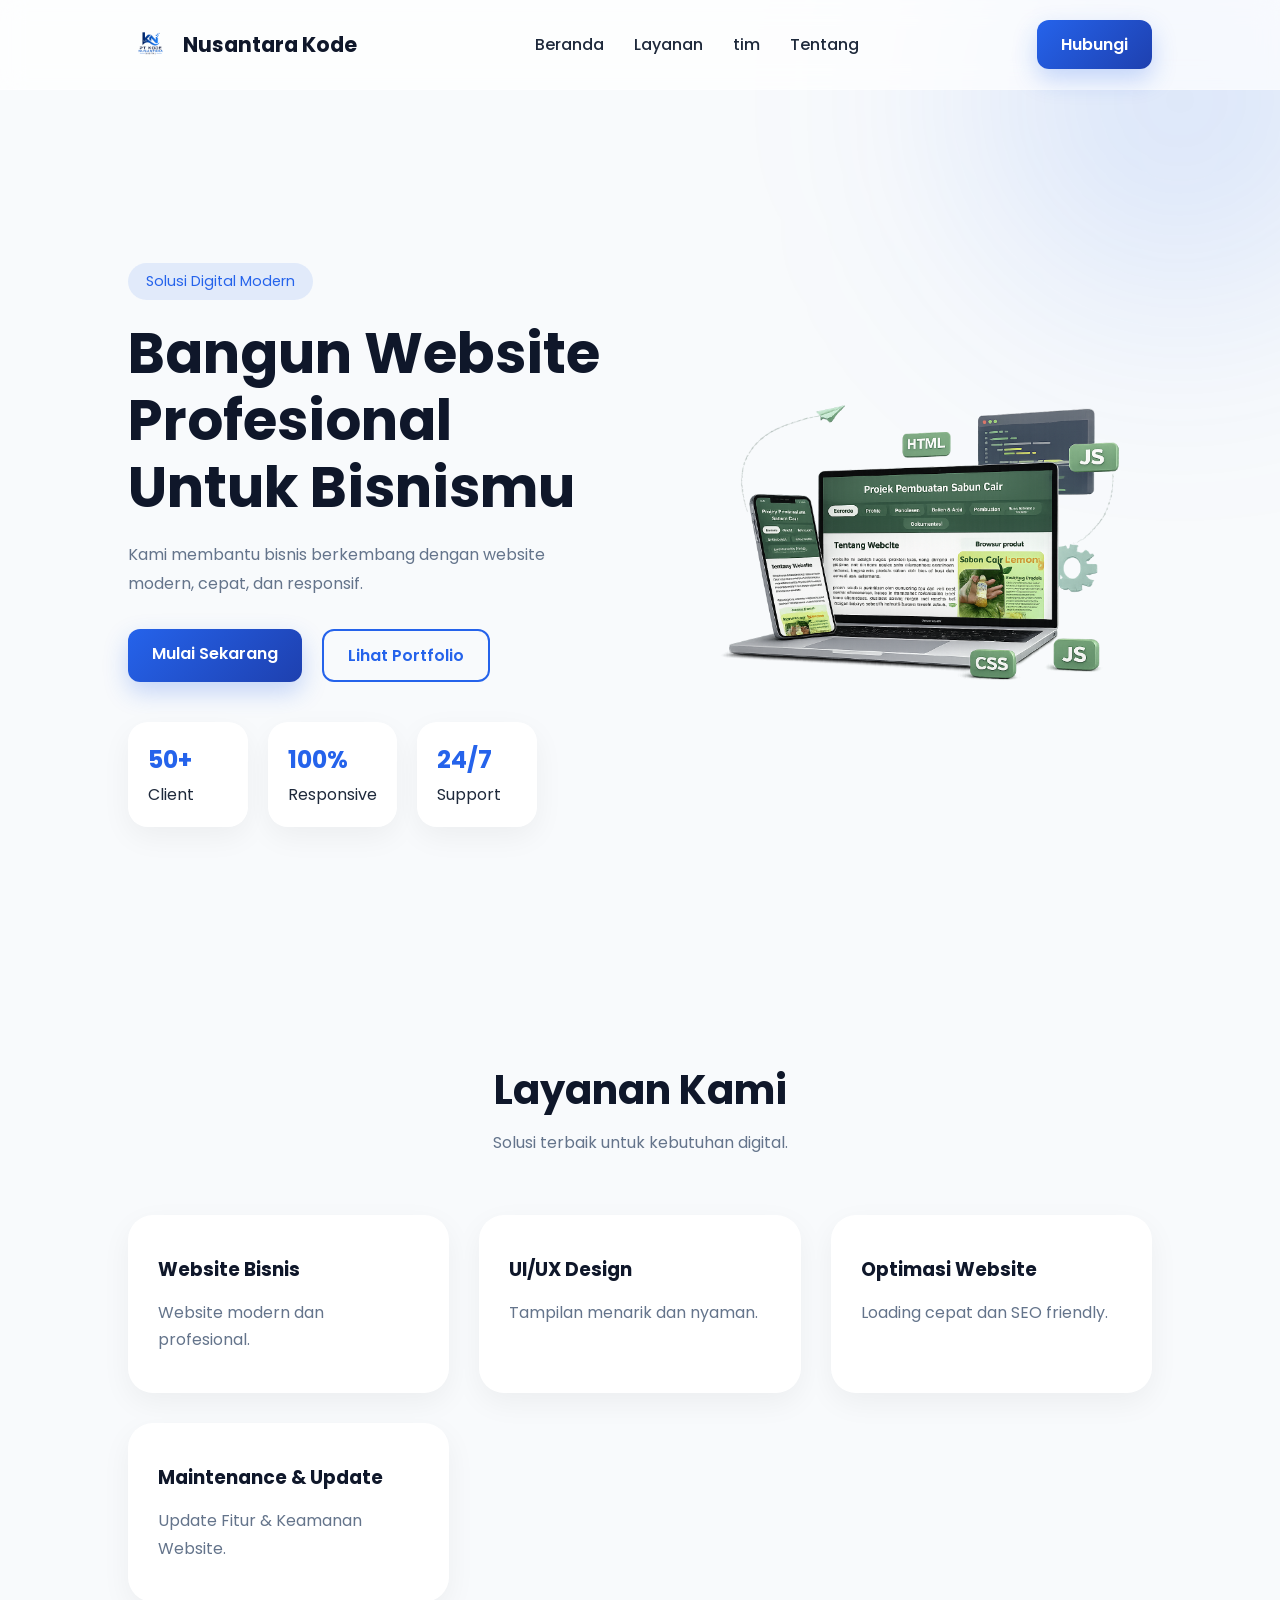
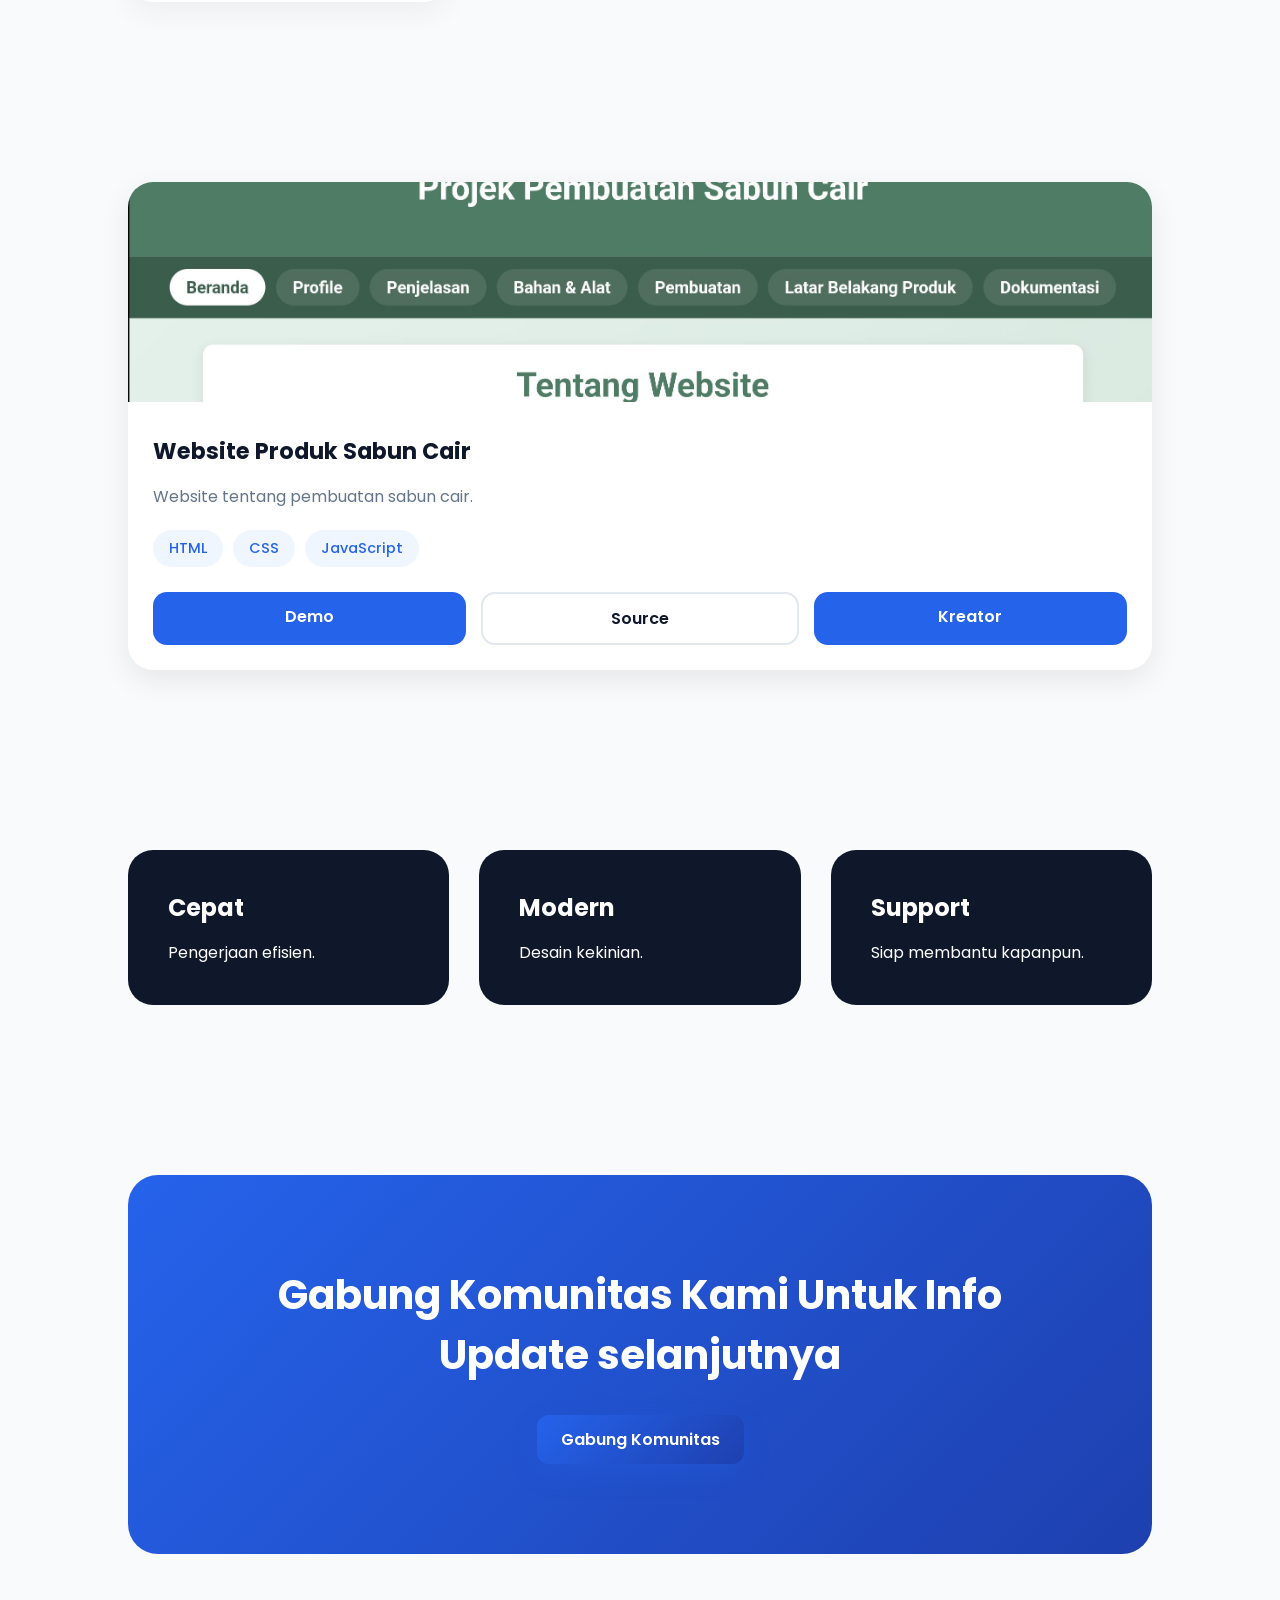
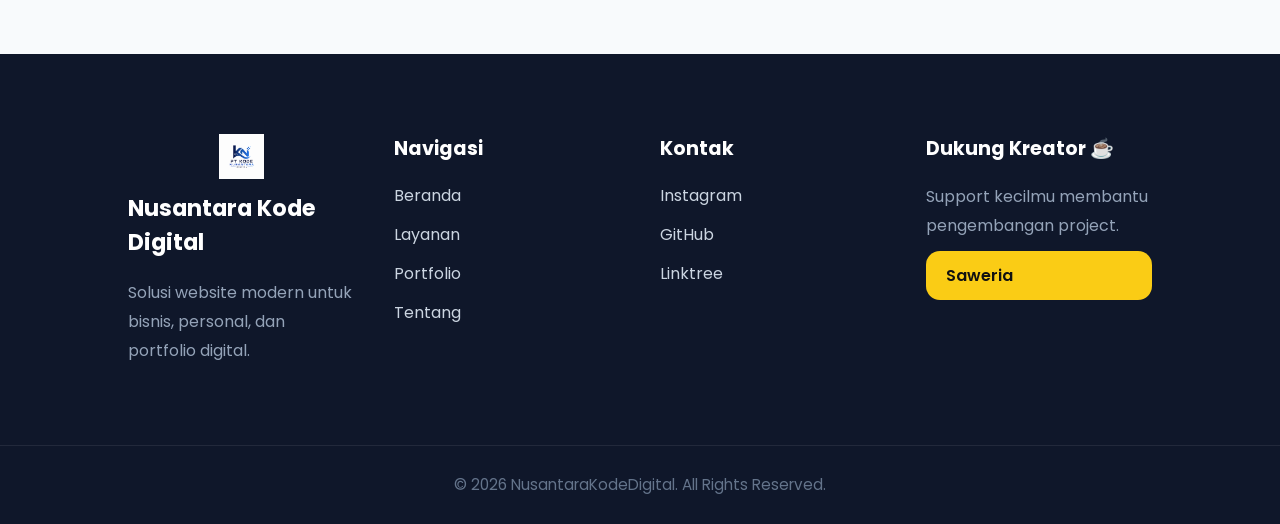
<file: index.html>
<!DOCTYPE html>

<html>
<head>
  <meta http-equiv="CONTENT-TYPE" content="text/html; charset=UTF-8">
  <meta name="viewport" content="width=device-width, initial-scale=1.0">
  <title>NusantaraKode.com</title>
  <link rel="icon" href="logo1.png">
  <link rel="stylesheet" href="beranda.css">
</head>
<div class="floating-menu">

    <button id="menu-btn">☰</button>

    <div class="menu-content">
        <a href="#">Beranda</a>
        <a href="tentang.html">Tentang</a>
        <a href="team.html">Tim</a>
    </div>

</div>

  <script src="beranda.js"></script>

<body>

    <!-- Background Effect -->
    <div class="blur-circle"></div>

    <!-- HEADER -->
    <header class="header">

        <nav class="navbar">

            <div class="logo">
                <img src="logo1.png">
                <h2>Nusantara Kode</h2>
            </div>

            <ul class="nav-links">
                <li><a href="#">Beranda</a></li>
                <li><a href="#layanan">Layanan</a></li>
                <li><a href="team.html">tim</a></li>
                <li><a href="tentang.html">Tentang</a></li>
            </ul>
          
          <a href="#" class="btn primary">Hubungi</a>

        </nav>

    </header>

    <!-- HERO -->
    <section class="hero">

        <div class="hero-text">

            <span class="tag">
                Solusi Digital Modern
            </span>

            <h1>
                Bangun Website Profesional
                Untuk Bisnismu
            </h1>

            <p>
                Kami membantu bisnis berkembang
                dengan website modern, cepat,
                dan responsif.
            </p>

            <div class="hero-buttons">
                <a href="#" class="btn primary">
                    Mulai Sekarang
                </a>

                <a href="#" class="btn secondary">
                    Lihat Portfolio
                </a>
            </div>

            <div class="hero-stats">

                <div class="stat-box">
                    <h2>50+</h2>
                    <span>Client</span>
                </div>

                <div class="stat-box">
                    <h2>100%</h2>
                    <span>Responsive</span>
                </div>

                <div class="stat-box">
                    <h2>24/7</h2>
                    <span>Support</span>
                </div>

            </div>

        </div>

        <div class="hero-image">
            <img src="halaman.png">
        </div>

    </section>

    <!-- SERVICES -->
    <section  id="layanan" class="services">

        <div class="section-title">
            <h2>Layanan Kami</h2>
            <p>Solusi terbaik untuk kebutuhan digital.</p>
        </div>

        <div class="service-container">

            <div class="service-card">
                <i class="icon"></i>
                <h3>Website Bisnis</h3>
                <p>Website modern dan profesional.</p>
            </div>

            <div class="service-card">
                <i class="icon"></i>
                <h3>UI/UX Design</h3>
                <p>Tampilan menarik dan nyaman.</p>
            </div>

            <div class="service-card">
                <i class="icon"></i>
                <h3>Optimasi Website</h3>
                <p>Loading cepat dan SEO friendly.</p>
            </div>
          
           <div class="service-card">
                <i class="icon"></i>
                <h3>Maintenance & Update</h3>
                <p>Update Fitur & Keamanan  Website.</p>
            </div>

        </div>

    </section>

    <!-- PORTFOLIO -->
      <section class="portfolio">

       <div class="portfolio-card">

    <img src="webipas.jpg">

    <div class="portfolio-content">

        <h3>Website Produk Sabun Cair</h3>

        <p>
            Website tentang pembuatan sabun cair.
        </p>

        <div class="tags">

            <span>HTML</span>
            <span>CSS</span>
            <span>JavaScript</span>

        </div>

        <div class="portfolio-buttons">

            <a href="https://adiljayasentosa.github.io/Web_Kelompok.2_Ipas/" class="demo-btn">
                Demo
            </a>

            <a href="https://github.com/adiljayasentosa/Tugas-web-ipas-kel.2.git" class="source-btn">
                Source
            </a>
          
          <a href="https://github.com/adiljayasentosa" class="demo-btn">
                Kreator
             </a>

        </div>

    </div>

</div>

    </section>

    <!-- WHY US -->
    <section class="why-us">

        <div class="why-box">
            <h3>Cepat</h3>
            <p>Pengerjaan efisien.</p>
        </div>

        <div class="why-box">
            <h3>Modern</h3>
            <p>Desain kekinian.</p>
        </div>

        <div class="why-box">
            <h3>Support</h3>
            <p>Siap membantu kapanpun.</p>
        </div>

    </section>

    <!-- CTA -->
    <section class="cta">

        <h2>
          Gabung Komunitas Kami Untuk Info Update selanjutnya
        </h2>

        <a href="https://discord.gg/YeBAEHe9A" class="btn primary">
            Gabung Komunitas
        </a>

    </section>

    <!-- FOOTER -->
<footer class="footer">

    <div class="footer-container">

        <!-- ABOUT -->
        <div class="footer-about">

            <div class="footer-logo">

                <img src="logo.png">

                <h2>Nusantara Kode Digital</h2>

            </div>

            <p>
                Solusi website modern
                untuk bisnis, personal,
                dan portfolio digital.
            </p>

        </div>

        <!-- NAVIGATION -->
        <div class="footer-links">

            <h3>Navigasi</h3>

            <a href="#">Beranda</a>
            <a href="#">Layanan</a>
            <a href="#">Portfolio</a>
            <a href="#">Tentang</a>

        </div>

        <!-- CONTACT -->
        <div class="footer-contact">

            <h3>Kontak</h3>

            <a href="https://www.instagram.com/nusantarakode?igsh=cnYwMXIydDljdDlk">
                Instagram
            </a>

            <a href="https://github.com/adiljayasentosa">
                GitHub
            </a>

            <a href="https://linktr.ee/NusantaraKode">
                Linktree
            </a>

        </div>

        <!-- SUPPORT -->
        <div class="footer-support">

            <h3>Dukung Kreator ☕</h3>

            <p>
                Support kecilmu membantu
                pengembangan project.
            </p>

            <a href="https://saweria.co/adiljayasentosa"
            class="support-btn">

                Saweria

            </a>

        </div>

    </div>

    <!-- BOTTOM -->
    <div class="footer-bottom">

        <p>
            © 2026 NusantaraKodeDigital.
            All Rights Reserved.
        </p>

    </div>

</footer>

</body>
</html>
</file>
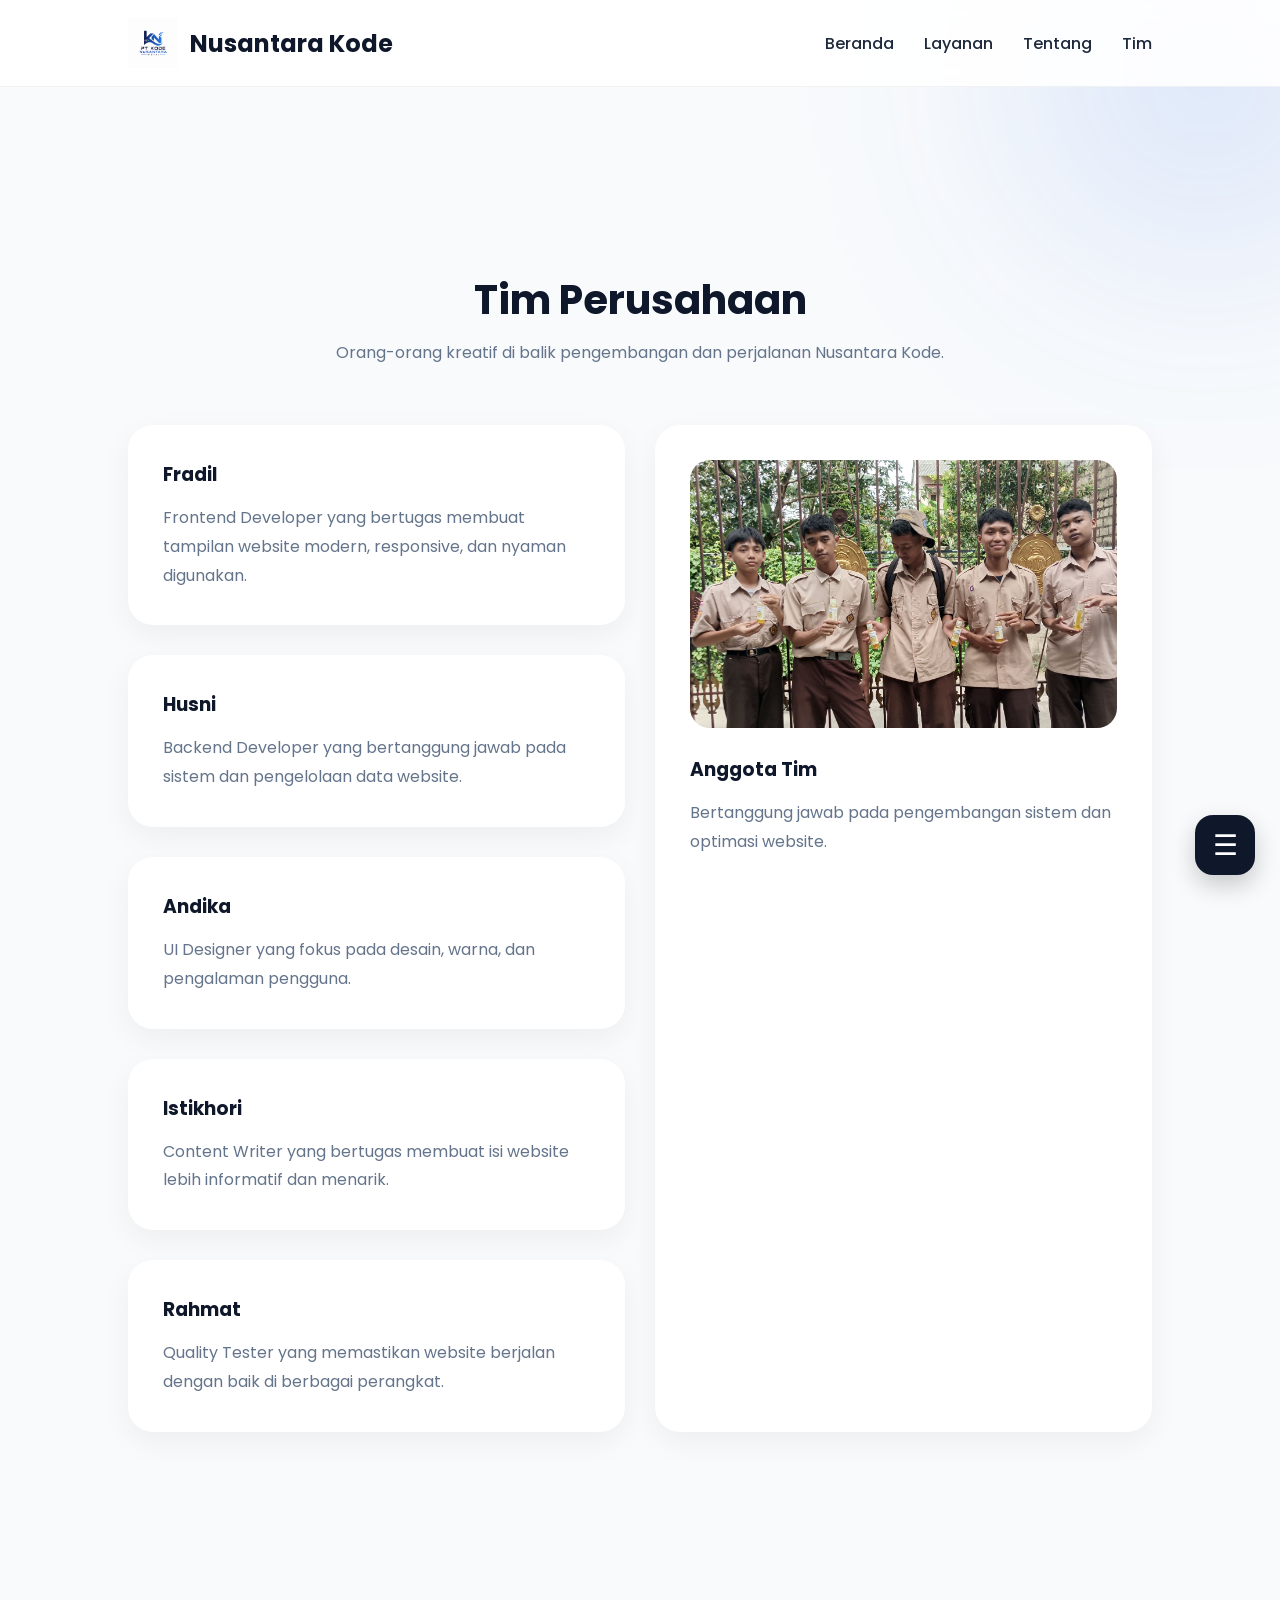
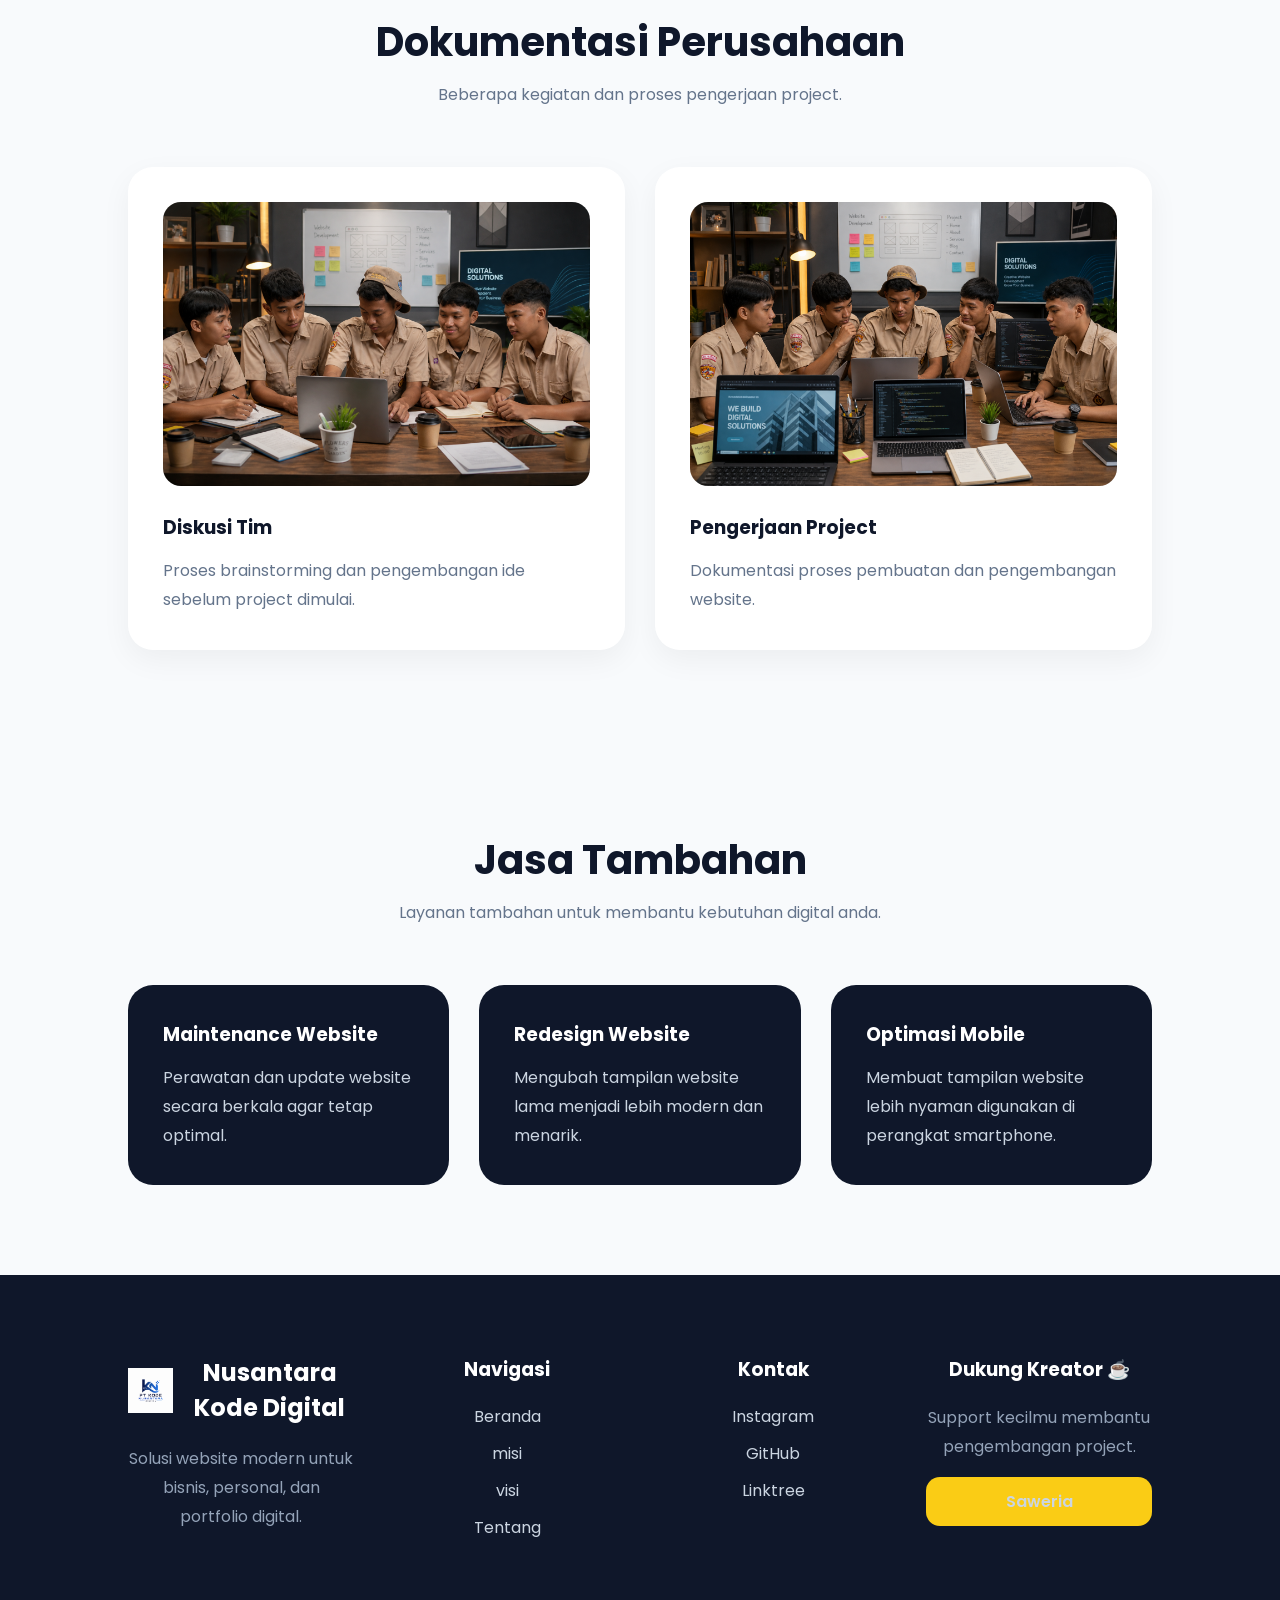
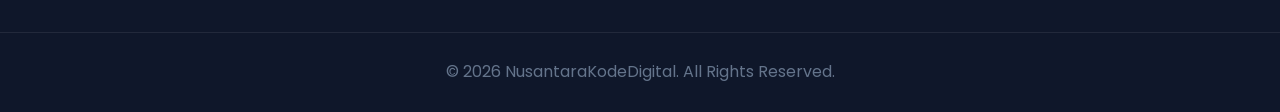
<file: team.html>
<!DOCTYPE html>

<html>
<head>
  <meta http-equiv="CONTENT-TYPE" content="text/html; charset=UTF-8">
  <meta name="viewport" content="width=device-width, initial-scale=1.0">
  <title>NusantaraKode.com</title>
  <link rel="stylesheet" href="team.css">
</head>
<div class="floating-menu">

    <button id="menu-btn">☰</button>

    <div class="menu-content">
        <a href="index.html">Beranda</a>
        <a href="tentang.html">Tentang</a>
        <a href="#">Tim</a>
    </div>

</div>

  <script src="beranda.js"></script>

<body>

    <!-- BLUR -->
    <div class="blur-circle"></div>

    <!-- HEADER -->
    <header class="header">

        <nav class="navbar">

            <!-- LOGO -->
            <div class="logo">
                <img src="logo.png" alt="Logo">
                <h2>Nusantara Kode</h2>
            </div>

            <!-- NAVIGATION -->
            <div class="nav-links">
                <a href="index.html">Beranda</a>
                <a href="#Extra-services">Layanan</a>
                <a href="tentang.html">Tentang</a>
                <a href="#team">Tim</a>
            </div>


        </nav>

    </header>
  
  <!-- TEAM -->
<section id="team">

    <div class="section-title">
        <h2>Tim Perusahaan</h2>

        <p>
            Orang-orang kreatif di balik pengembangan
            dan perjalanan Nusantara Kode.
        </p>
    </div>

    <div class="service-container">

        <!-- MEMBER -->
      <div class="service-container">

    <!-- MEMBER -->
    <div class="service-card">

        <h3>Fradil</h3>

        <p>
            Frontend Developer yang bertugas
            membuat tampilan website modern,
            responsive, dan nyaman digunakan.
        </p>

    </div>

    <!-- MEMBER -->
    <div class="service-card">

        <h3>Husni</h3>

        <p>
            Backend Developer yang bertanggung jawab
            pada sistem dan pengelolaan data website.
        </p>

    </div>

    <!-- MEMBER -->
    <div class="service-card">

        <h3>Andika</h3>

        <p>
            UI Designer yang fokus pada desain,
            warna, dan pengalaman pengguna.
        </p>

    </div>

    <!-- MEMBER -->
    <div class="service-card">

        <h3>Istikhori</h3>

        <p>
            Content Writer yang bertugas membuat
            isi website lebih informatif dan menarik.
        </p>

    </div>

    <!-- MEMBER -->
    <div class="service-card">

        <h3>Rahmat</h3>

        <p>
            Quality Tester yang memastikan website
            berjalan dengan baik di berbagai perangkat.
        </p>

    </div>

</div>

        <!-- MEMBER -->
        <div class="service-card">

            <img src="fotbar.jpg" alt="Team"
            style="
            width:100%;
            border-radius:20px;
            margin-bottom:20px;
            ">

            <h3>Anggota Tim</h3>

            <p>
                Bertanggung jawab pada pengembangan
                sistem dan optimasi website.
            </p>

        </div>

    </div>

</section>

<!-- DOCUMENTATION -->
<section id="documentation">

    <div class="section-title">
        <h2>Dokumentasi Perusahaan</h2>

        <p>
            Beberapa kegiatan dan proses pengerjaan project.
        </p>
    </div>

    <div class="service-container">

        <!-- DOC -->
        <div class="portfolio-card">

            <img src="diskusi.png" alt="Dokumentasi">

            <div class="portfolio-content">

                <h3>Diskusi Tim</h3>

                <p>
                    Proses brainstorming dan pengembangan ide
                    sebelum project dimulai.
                </p>

            </div>

        </div>

        <!-- DOC -->
        <div class="portfolio-card">

            <img src="diskusi1.png" alt="Dokumentasi">

            <div class="portfolio-content">

                <h3>Pengerjaan Project</h3>

                <p>
                    Dokumentasi proses pembuatan
                    dan pengembangan website.
                </p>

            </div>

        </div>

    </div>

</section>

<!-- EXTRA SERVICES -->
<section id="extra-services">

    <div class="section-title">

        <h2>Jasa Tambahan</h2>

        <p>
            Layanan tambahan untuk membantu
            kebutuhan digital anda.
        </p>

    </div>

    <div class="why-us">

        <!-- ITEM -->
        <div class="why-box">

            <h3>Maintenance Website</h3>

            <p>
                Perawatan dan update website
                secara berkala agar tetap optimal.
            </p>

        </div>

        <!-- ITEM -->
        <div class="why-box">

            <h3>Redesign Website</h3>

            <p>
                Mengubah tampilan website lama
                menjadi lebih modern dan menarik.
            </p>

        </div>

        <!-- ITEM -->
        <div class="why-box">

            <h3>Optimasi Mobile</h3>

            <p>
                Membuat tampilan website lebih nyaman
                digunakan di perangkat smartphone.
            </p>

        </div>

    </div>

</section>
  
<footer class="footer">

    <div class="footer-container">

        <!-- ABOUT -->
        <div class="footer-about">

            <div class="footer-logo">

                <img src="logo.png">

                <h2>Nusantara Kode Digital</h2>

            </div>

            <p>
                Solusi website modern
                untuk bisnis, personal,
                dan portfolio digital.
            </p>

        </div>

        <!-- NAVIGATION -->
        <div class="footer-links">

            <h3>Navigasi</h3>

            <a href="#">Beranda</a>
            <a href="#">misi</a>
            <a href="#">visi</a>
            <a href="#">Tentang</a>

        </div>

        <!-- CONTACT -->
        <div class="footer-contact">

            <h3>Kontak</h3>

            <a href="https://www.instagram.com/nusantarakode?igsh=cnYwMXIydDljdDlk">
                Instagram
            </a>

            <a href="https://github.com/adiljayasentosa">
                GitHub
            </a>

            <a href="https://linktr.ee/NusantaraKode">
                Linktree
            </a>

        </div>

        <!-- SUPPORT -->
        <div class="footer-support">

            <h3>Dukung Kreator ☕</h3>

            <p>
                Support kecilmu membantu
                pengembangan project.
            </p>

            <a href="https://saweria.co/adiljayasentosa"
            class="support-btn">

                Saweria

            </a>

        </div>

    </div>

    <!-- BOTTOM -->
    <div class="footer-bottom">

        <p>
            © 2026 NusantaraKodeDigital.
            All Rights Reserved.
        </p>

    </div>

</footer>

    

</body>
</html>
</file>
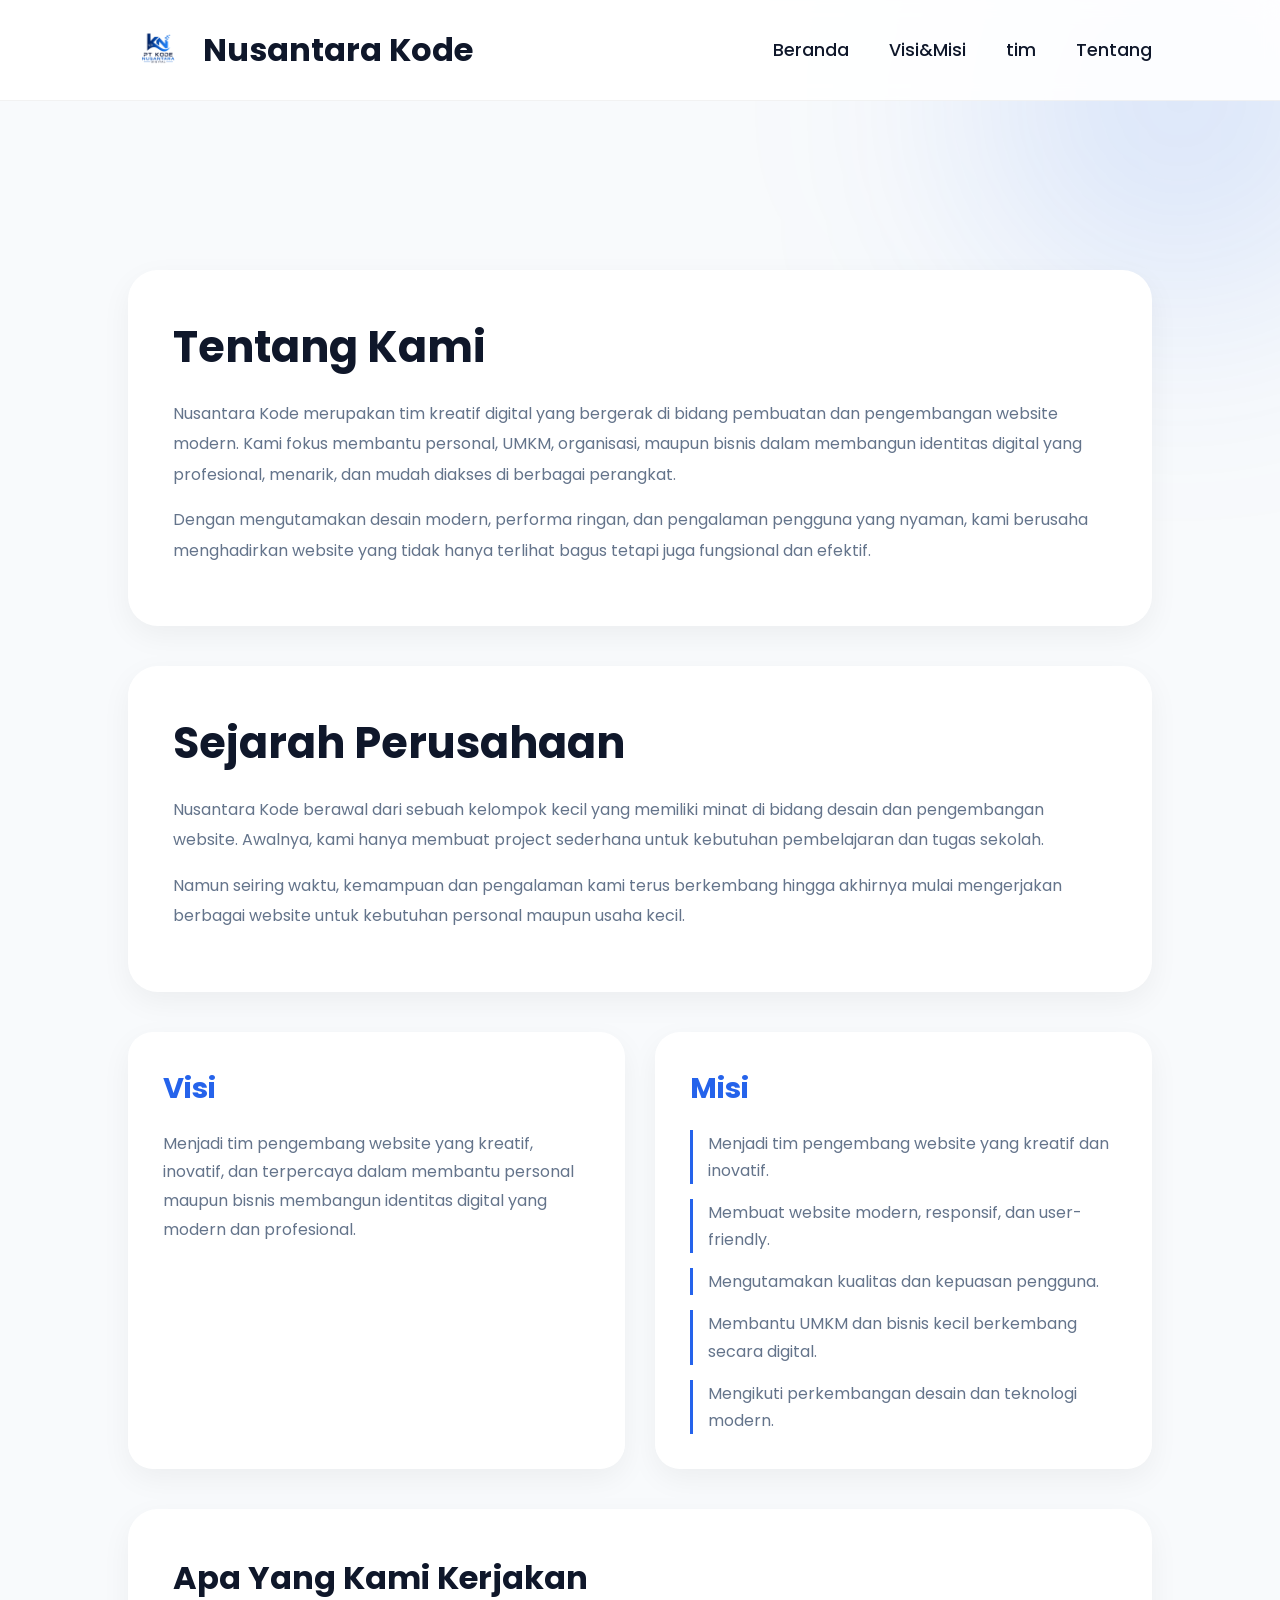
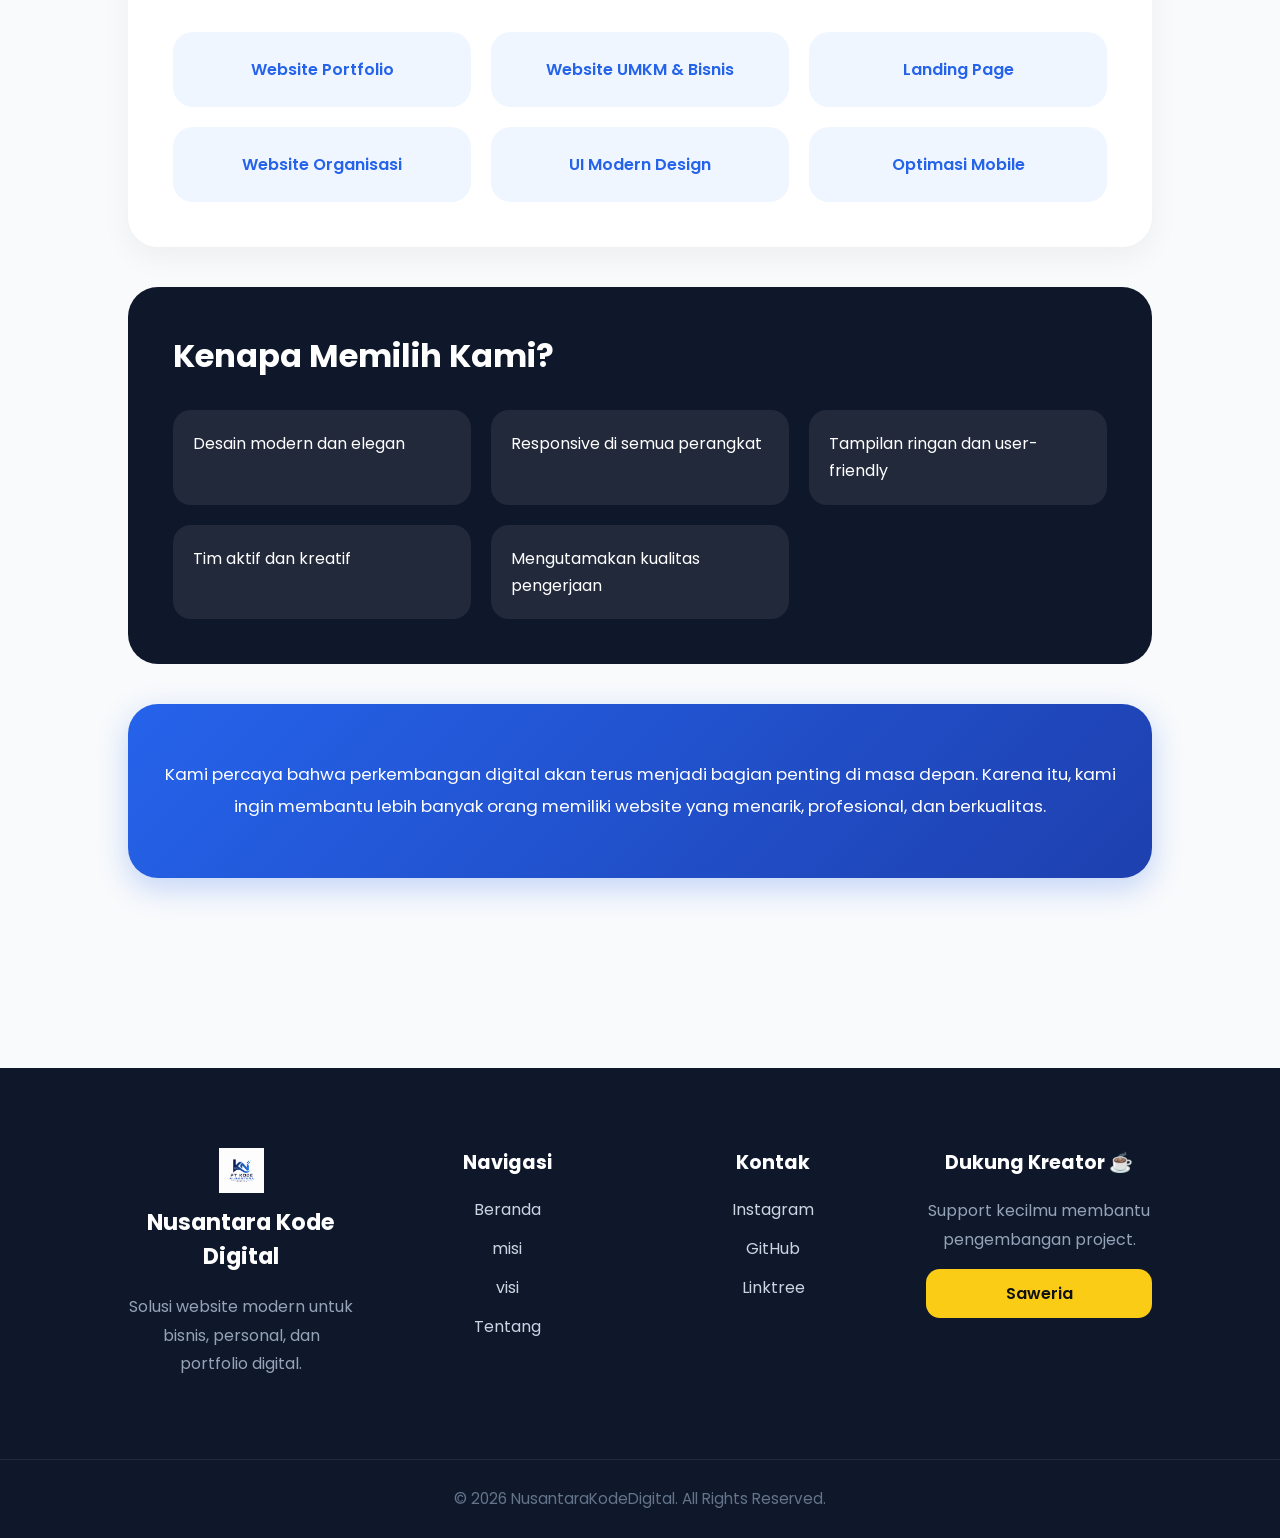
<file: tentang.html>
<!DOCTYPE html>

<html>
<head>
  <meta http-equiv="CONTENT-TYPE" content="text/html; charset=UTF-8">
  <meta name="viewport" content="width=device-width, initial-scale=1.0">
  <title>Tentang</title>
  <link rel="icon" href="logo1.png">
  <link rel="stylesheet" href="tentang.css">
</head>
<div class="floating-menu">

    <button id="menu-btn">☰</button>

    <div class="menu-content">
        <a href="Index.html">Beranda</a>
        <a href="#">Tentang</a>
        <a href="team.html">Tim</a>
    </div>

</div>



<script src="beranda.js"></script>

<body>

    <!-- Background Effect -->
    <div class="blur-circle"></div>

    <!-- HEADER -->
    <header class="header">

        <nav class="navbar">

          <div class="logo">
                <img src="logo1.png">
                <h2>Nusantara Kode</h2>
            </div>

            <ul class="nav-links">
                <li><a href="index.html">Beranda</a></li>
                <li><a href="#visi&misi">Visi&Misi</a></li>
                <li><a href="team.html">tim</a></li>
                <li><a href="tentang.html">Tentang</a></li>
            </ul>

        </nav>

    </header>
  
  <section class="about" id="about">

    <div class="about-container">

        <!-- ABOUT TITLE -->
        <div class="about-title">
            <h2>Tentang Kami</h2>

            <p>
                Nusantara Kode merupakan tim kreatif digital yang bergerak
                di bidang pembuatan dan pengembangan website modern.
                Kami fokus membantu personal, UMKM, organisasi,
                maupun bisnis dalam membangun identitas digital
                yang profesional, menarik, dan mudah diakses
                di berbagai perangkat.
            </p>

            <p>
                Dengan mengutamakan desain modern, performa ringan,
                dan pengalaman pengguna yang nyaman, kami berusaha
                menghadirkan website yang tidak hanya terlihat bagus
                tetapi juga fungsional dan efektif.
            </p>
          
                  
        </div>

        <!-- VISION & MISSION -->
        

            <!-- HISTORY -->
    <div class="about-title">
                <h2>Sejarah Perusahaan</h2>

                <p>
                    Nusantara Kode berawal dari sebuah kelompok kecil
                    yang memiliki minat di bidang desain dan pengembangan website.
                    Awalnya, kami hanya membuat project sederhana
                    untuk kebutuhan pembelajaran dan tugas sekolah.
                </p>

                <p>
                    Namun seiring waktu, kemampuan dan pengalaman kami
                    terus berkembang hingga akhirnya mulai mengerjakan
                    berbagai website untuk kebutuhan personal maupun usaha kecil.
                </p>
            </div>
      
      <div  id="visi&misi" class="vision-mission">

            <!-- VISION -->
          
             <div class="vision & mission">
                <h3>Visi</h3>
                <p>
                    Menjadi tim pengembang website yang kreatif, inovatif,
                    dan terpercaya dalam membantu personal maupun bisnis
                    membangun identitas digital yang modern dan profesional.
                </p>
            </div>
          
            <div class="vision & mission">
                <h3> Misi</h3>

                <ul>
                    <li>Menjadi tim pengembang website yang kreatif dan inovatif.</li>
                    <li>Membuat website modern, responsif, dan user-friendly.</li>
                    <li>Mengutamakan kualitas dan kepuasan pengguna.</li>
                    <li>Membantu UMKM dan bisnis kecil berkembang secara digital.</li>
                    <li>Mengikuti perkembangan desain dan teknologi modern.</li>
                </ul>
            </div>

        </div>

        <!-- SERVICES -->
        <div class="services">

            <h3>Apa Yang Kami Kerjakan</h3>

            <div class="service-list">

                <div class="service-box">
                    Website Portfolio
                </div>

                <div class="service-box">
                    Website UMKM & Bisnis
                </div>

                <div class="service-box">
                    Landing Page
                </div>

                <div class="service-box">
                    Website Organisasi
                </div>

                <div class="service-box">
                    UI Modern Design
                </div>

                <div class="service-box">
                    Optimasi Mobile
                </div>

            </div>

        </div>

        <!-- WHY US -->
        <div class="why-us">

            <h3>Kenapa Memilih Kami?</h3>

            <ul>
                <li>Desain modern dan elegan</li>
                <li>Responsive di semua perangkat</li>
                <li>Tampilan ringan dan user-friendly</li>
                <li>Tim aktif dan kreatif</li>
                <li>Mengutamakan kualitas pengerjaan</li>
            </ul>

        </div>

        <!-- CLOSING -->
        <div class="closing">

            <p>
                Kami percaya bahwa perkembangan digital akan terus
                menjadi bagian penting di masa depan.
                Karena itu, kami ingin membantu lebih banyak orang
                memiliki website yang menarik, profesional,
                dan berkualitas.
            </p>

        </div>

    </div>

</section>
  
</body>
    
    
    <footer class="footer">

    <div class="footer-container">

        <!-- ABOUT -->
        <div class="footer-about">

            <div class="footer-logo">

                <img src="logo.png">

                <h2>Nusantara Kode Digital</h2>

            </div>

            <p>
                Solusi website modern
                untuk bisnis, personal,
                dan portfolio digital.
            </p>

        </div>

        <!-- NAVIGATION -->
        <div class="footer-links">

            <h3>Navigasi</h3>

            <a href="#">Beranda</a>
            <a href="#">misi</a>
            <a href="#">visi</a>
            <a href="#">Tentang</a>

        </div>

        <!-- CONTACT -->
        <div class="footer-contact">

            <h3>Kontak</h3>

            <a href="https://www.instagram.com/nusantarakode?igsh=cnYwMXIydDljdDlk">
                Instagram
            </a>

            <a href="https://github.com/adiljayasentosa">
                GitHub
            </a>

            <a href="https://linktr.ee/NusantaraKode">
                Linktree
            </a>

        </div>

        <!-- SUPPORT -->
        <div class="footer-support">

            <h3>Dukung Kreator ☕</h3>

            <p>
                Support kecilmu membantu
                pengembangan project.
            </p>

            <a href="https://saweria.co/adiljayasentosa"
            class="support-btn">

                Saweria

            </a>

        </div>

    </div>

    <!-- BOTTOM -->
    <div class="footer-bottom">

        <p>
            © 2026 NusantaraKodeDigital.
            All Rights Reserved.
        </p>

    </div>

</footer>

</body>
</html>
</file>
<file: beranda.css>
/* GOOGLE FONT */
@import url('https://fonts.googleapis.com/css2?family=Poppins:wght@300;400;500;600;700&display=swap');

/* RESET */
*{
    margin:0;
    padding:0;
    box-sizing:border-box;
    text-decoration:none;
    list-style:none;
    scroll-behavior:smooth;
}

/* ROOT COLOR */
:root{
    --primary:#2563eb;
    --secondary:#1e40af;
    --dark:#0f172a;
    --light:#f8fafc;
    --gray:#cbd5e1;
    --text:#1e293b;
    --accent:#38bdf8;
}

/* BODY */
body{
    font-family:'Poppins',sans-serif;
    background:var(--light);
    color:var(--text);
    overflow-x:hidden;
    padding-top: 70px;
}

/* CONTAINER */
section{
    padding:90px 10%;
}

/* BLUR EFFECT */
.blur-circle{
    position:fixed;
    width:400px;
    height:400px;
    background:rgba(37,99,235,0.15);
    filter:blur(120px);
    border-radius:50%;
    top:-100px;
    right:-100px;
    z-index:-1;
}

/* NAVBAR */
.header{
    width:100%;
    position:fixed;
    top:0;
    left:0;
    z-index:1000;
    backdrop-filter:blur(12px);
    background:rgba(255,255,255,0.7);
    border-bottom:1px solid rgba(255,255,255,0.2);
}

.navbar{
    display:flex;
    justify-content:space-between;
    align-items:center;
    padding:20px 10%;
}

/* LOGO */
.logo{
    display:flex;
    align-items:center;
    gap:10px;
}

.logo img{
    width:45px;
}

.logo h2{
    font-size:1.3rem;
    color:var(--dark);
}

/* NAV LINKS */
.nav-links{
    display:flex;
    gap:30px;
}

.nav-links a{
    color:var(--text);
    font-weight:500;
    transition:0.3s;
}

.nav-links a:hover{
    color:var(--primary);
}

/* BUTTON */
.btn{
    padding:12px 24px;
    border-radius:12px;
    font-weight:600;
    transition:0.3s;
    display:inline-block;
}

.primary{
    background:linear-gradient(
        135deg,
        var(--primary),
        var(--secondary)
    );
    color:white;
    box-shadow:0 10px 25px rgba(37,99,235,0.25);
}

.primary:hover{
    transform:translateY(-3px);
}

.secondary{
    border:2px solid var(--primary);
    color:var(--primary);
}

.secondary:hover{
    background:var(--primary);
    color:white;
}

/* HERO */
.hero{
    min-height:100vh;
    display:flex;
    align-items:center;
    justify-content:space-between;
    gap:60px;
    flex-wrap:wrap;
    padding-top:140px;
}

/* HERO TEXT */
.hero-text{
    flex:1;
    min-width:300px;
}

.tag{
    display:inline-block;
    padding:8px 18px;
    background:rgba(37,99,235,0.1);
    color:var(--primary);
    border-radius:999px;
    font-size:0.9rem;
    margin-bottom:20px;
}

.hero-text h1{
    font-size:3.5rem;
    line-height:1.2;
    margin-bottom:20px;
    color:var(--dark);
}

.hero-text p{
    font-size:1rem;
    color:#64748b;
    line-height:1.8;
    margin-bottom:30px;
}

/* HERO BUTTONS */
.hero-buttons{
    display:flex;
    gap:20px;
    flex-wrap:wrap;
    margin-bottom:40px;
}

/* HERO STATS */
.hero-stats{
    display:flex;
    gap:20px;
    flex-wrap:wrap;
}

.stat-box{
    background:white;
    padding:20px;
    border-radius:20px;
    box-shadow:0 10px 30px rgba(0,0,0,0.05);
    min-width:120px;
}

.stat-box h2{
    color:var(--primary);
    margin-bottom:5px;
}

/* HERO IMAGE */
.hero-image{
    flex:1;
    min-width:300px;
    text-align:center;
}

.hero-image img{
    width:100%;
    max-width:500px;
    animation:float 4s ease-in-out infinite;
}

/* FLOATING MENU */
.floating-menu{
    position:fixed;

    bottom:25px;
    right:25px;

    z-index:9999;
}

/* BUTTON */
#menu-btn{
    width:60px;
    height:60px;

    border:none;
    border-radius:18px;

    background:#0f172a;
    color:white;

    font-size:1.5rem;

    cursor:pointer;

    box-shadow:
    0 10px 30px rgba(0,0,0,0.2);
}

/* MENU CONTENT */
.menu-content{
    position:absolute;

    bottom:75px;
    right:0;

    background:white;

    padding:15px;

    border-radius:20px;

    display:none;

    flex-direction:column;
    gap:10px;

    min-width:180px;

    box-shadow:
    0 10px 30px rgba(0,0,0,0.1);
}

/* ACTIVE */
.menu-content.active{
    display:flex;
}

/* LINKS */
.menu-content a{
    color:#0f172a;

    padding:10px 14px;

    border-radius:12px;

    transition:0.3s;
}

.menu-content a:hover{
    background:#eff6ff;
    color:#2563eb;
}

/* SECTION TITLE */
.section-title{
    text-align:center;
    margin-bottom:60px;
}

.section-title h2{
    font-size:2.5rem;
    margin-bottom:10px;
    color:var(--dark);
}

.section-title p{
    color:#64748b;
}

/* SERVICES */
.service-container{
    display:grid;
    grid-template-columns:repeat(auto-fit,minmax(250px,1fr));
    gap:30px;
}

.service-card{
    background:white;
    padding:40px 30px;
    border-radius:25px;
    transition:0.3s;
    box-shadow:0 10px 30px rgba(0,0,0,0.05);
}

.service-card:hover{
    transform:translateY(-10px);
}

.service-card i{
    font-size:2rem;
    color:var(--primary);
    margin-bottom:20px;
}

.service-card h3{
    margin-bottom:15px;
    color:var(--dark);
}

.service-card p{
    color:#64748b;
    line-height:1.7;
}


/* PORTFOLIO */
.portfolio-card{
    background:white;
    border-radius:25px;
    overflow:hidden;
    box-shadow:0 10px 30px rgba(0,0,0,0.08);
    transition:0.4s;
}

.portfolio-card:hover{
    transform:translateY(-10px);
}

.portfolio-card img{
    width:100%;
    height:220px;
    object-fit:cover;
}

.portfolio-content{
    padding:25px;
}

.portfolio-content h3{
    font-size:1.4rem;
    margin-bottom:15px;
    color:var(--dark);
}

.portfolio-content p{
    color:#64748b;
    line-height:1.7;
    margin-bottom:20px;
}

/* TAGS */
.tags{
    display:flex;
    flex-wrap:wrap;
    gap:10px;
    margin-bottom:25px;
}

.tags span{
    padding:8px 16px;
    background:#eff6ff;
    color:var(--primary);
    border-radius:999px;
    font-size:0.9rem;
    font-weight:500;
}

/* BUTTONS */
.portfolio-buttons{
    display:flex;
    gap:15px;
}

.demo-btn,
.source-btn{
    flex:1;
    text-align:center;
    padding:12px;
    border-radius:14px;
    font-weight:600;
    transition:0.3s;
}

.demo-btn{
    background:var(--primary);
    color:white;
}

.demo-btn:hover{
    background:var(--secondary);
}

.source-btn{
    border:2px solid #e2e8f0;
    color:var(--dark);
}

.source-btn:hover{
    border-color:var(--primary);
    color:var(--primary);
}

/* WHY US */
.why-us{
    display:grid;
    grid-template-columns:repeat(auto-fit,minmax(250px,1fr));
    gap:30px;
}

.why-box{
    background:var(--dark);
    color:white;
    padding:40px;
    border-radius:25px;
}

.why-box h3{
    margin-bottom:15px;
    font-size:1.5rem;
}

/* CTA */
.cta{
    text-align:center;
    background:linear-gradient(
        135deg,
        var(--primary),
        var(--secondary)
    );
    color:white;
    border-radius:30px;
    margin:80px 10%;
}

.cta h2{
    font-size:2.5rem;
    margin-bottom:30px;
}

/* FOOTER */
.footer{
    background:var(--dark);
    color:white;

    margin-top:100px;
}

.footer-container{
    display:grid;
    grid-template-columns:
    repeat(auto-fit,minmax(220px,1fr));

    gap:40px;

    padding:80px 10%;
}

/* LOGO */
.footer-logo{
    display:flex;
    align-items:center;
    gap:12px;
    flex-direction: column;

    margin-bottom:20px;
}

.footer-logo img{
    width:45px;
}

.footer-logo h2{
    font-size:1.4rem;
}

/* TEXT */
.footer p{
    color:#94a3b8;
    line-height:1.8;
}

/* TITLE */
.footer h3{
    margin-bottom:20px;
    font-size:1.2rem;
}

/* LINKS */
.footer a{
    display:block;

    color:#cbd5e1;

    margin-bottom:14px;

    transition:0.3s;
}

.footer a:hover{
    color:white;
    transform:translateX(5px);
}

/* SUPPORT BUTTON */
.support-btn{
    display:inline-block;

    margin-top:15px;
    padding:12px 22px;

    background:#facc15;
    color:#111 !important;

    border-radius:14px;

    font-weight:600;
}

.support-btn:hover{
    transform:translateY(-3px) !important;
}

/* FOOTER BOTTOM */
.footer-bottom{
    border-top:
    1px solid rgba(255,255,255,0.08);

    text-align:center;

    padding:25px;
}

.footer-bottom p{
    color:#64748b;
    font-size:0.95rem;
}

/* RESPONSIVE */
@media(max-width:700px){

    .footer-container{
        text-align:center;
    }

    .footer-logo{
        justify-content:center;
    }

}

/*MENU*/
.floating-menu{
    position:fixed;
    bottom:30px;
    right:30px;
    z-index:999;
}

#menu-btn{
    width:60px;
    height:60px;
    border:none;
    border-radius:20px;
    background:#0f172a;
    color:white;
    font-size:1.5rem;
    cursor:pointer;

    box-shadow:
    0 10px 30px rgba(0,0,0,0.2);
}

.support-btn{
    display:inline-block;
    margin-top:15px;
    padding:12px 20px;
    background:#facc15;
    color:#111;
    border-radius:14px;
    font-weight:600;
    transition:0.3s;
}

.support-btn:hover{
    transform:translateY(-3px);
}

.menu-content{
    position:absolute;
    bottom:80px;
    right:0;

    background:white;
    padding:15px;
    border-radius:20px;

    display:none;
    flex-direction:column;
    gap:10px;

    min-width:180px;

    box-shadow:
    0 10px 30px rgba(0,0,0,0.1);
}

.menu-content a{
    color:#0f172a;
    padding:10px;
    border-radius:12px;
    transition:0.3s;
}

.menu-content a:hover{
    background:#eff6ff;
    color:#2563eb;
}

.footer a{
    display:block;
    color:#cbd5e1;
    margin-top:10px;
}


/* RESPONSIVE */
@media(max-width:900px){

    .navbar{
        flex-direction:column;
        gap:20px;
    }

    .hero{
        flex-direction:column;
        text-align:center;
    }

    .hero-buttons{
        justify-content:center;
    }

    .hero-stats{
        justify-content:center;
    }

    .hero-text h1{
        font-size:2.7rem;
    }

}

@media(max-width:600px){

    section{
        padding:70px 7%;
    }

    .hero-text h1{
        font-size:2.2rem;
    }

    .section-title h2{
        font-size:2rem;
    }

    .cta h2{
        font-size:2rem;
    }

}

/* DESKTOP */
@media(min-width:901px){

    .floating-menu{
        display:none;
    }

}

/* MOBILE */
@media(max-width:900px){

    .floating-menu{
        display:block;

        position:fixed;

        bottom:25px;
        right:25px;

        z-index:9999;
    }

    #menu-btn{
        width:60px;
        height:60px;

        border:none;
        border-radius:18px;

        background:#0f172a;
        color:white;

        font-size:28px;

        display:flex;
        align-items:center;
        justify-content:center;

        cursor:pointer;
    }

}
</file>
<file: team.css>
/* GOOGLE FONT */
@import url('https://fonts.googleapis.com/css2?family=Poppins:wght@300;400;500;600;700&display=swap');

/* RESET */
*{
    margin:0;
    padding:0;
    box-sizing:border-box;
    text-decoration:none;
    list-style:none;
    scroll-behavior:smooth;
}

/* ROOT */
:root{
    --primary:#2563eb;
    --secondary:#1e40af;
    --dark:#0f172a;
    --light:#f8fafc;
    --text:#1e293b;
    --gray:#64748b;
}

/* BODY */
body{
    font-family:'Poppins',sans-serif;
    background:var(--light);
    color:var(--text);
    overflow-x:hidden;
    padding-top:180px;
}

/* SECTION */
section{
    padding:90px 10%;
}

/* BLUR */
.blur-circle{
    position:fixed;
    width:350px;
    height:350px;
    background:rgba(37,99,235,0.15);
    filter:blur(120px);
    border-radius:50%;
    top:-100px;
    right:-100px;
    z-index:-1;
}

/* HEADER */
.header{
    position:fixed;
    top:0;
    left:0;
    width:100%;

    background:rgba(255,255,255,0.9);
    backdrop-filter:blur(10px);

    border-bottom:1px solid rgba(0,0,0,0.05);

    z-index:1000;
}

/* NAVBAR */
.navbar{
    display:flex;
    justify-content:space-between;
    align-items:center;

    padding:18px 10%;
}

/* LOGO */
.logo{
    display:flex;
    align-items:center;
    gap:12px;
}

.logo img{
    width:50px;
}

.logo h2{
    font-size:1.5rem;
    color:var(--dark);
}

/* NAV LINKS */
.nav-links{
    display:flex;
    align-items:center;
    gap:30px;
}

.nav-links a{
    color:var(--text);
    font-weight:500;
    transition:0.3s;
}

.nav-links a:hover{
    color:var(--primary);
}

/* BUTTON */
.btn,
.nav-btn{
    display:inline-block;

    padding:12px 24px;

    border-radius:14px;

    font-weight:600;

    transition:0.3s;
}

.primary,
.nav-btn{
    background:linear-gradient(
        135deg,
        var(--primary),
        var(--secondary)
    );

    color:white;

    box-shadow:
    0 10px 25px rgba(37,99,235,0.2);
}

.secondary{
    border:2px solid var(--primary);
    color:var(--primary);
}

.primary:hover,
.nav-btn:hover,
.secondary:hover{
    transform:translateY(-3px);
}

.secondary:hover{
    background:var(--primary);
    color:white;
}

/* HERO */
.hero{
    min-height:100vh;

    display:flex;
    align-items:center;
    justify-content:space-between;

    gap:60px;

    flex-wrap:wrap;
}

.hero-text,
.hero-image{
    flex:1;
    min-width:300px;
}

.tag{
    display:inline-block;

    padding:8px 18px;

    border-radius:999px;

    background:rgba(37,99,235,0.1);

    color:var(--primary);

    margin-bottom:20px;
}

.hero-text h1{
    font-size:3.3rem;
    line-height:1.2;

    margin-bottom:20px;

    color:var(--dark);
}

.hero-text p{
    color:var(--gray);
    line-height:1.8;

    margin-bottom:30px;
}

.hero-buttons{
    display:flex;
    gap:20px;

    flex-wrap:wrap;

    margin-bottom:35px;
}

.hero-stats{
    display:flex;
    gap:20px;

    flex-wrap:wrap;
}

.stat-box{
    background:white;

    padding:20px;

    border-radius:20px;

    min-width:120px;

    box-shadow:
    0 10px 30px rgba(0,0,0,0.05);
}

.stat-box h2{
    color:var(--primary);
}

.hero-image{
    text-align:center;
}

.hero-image img{
    width:100%;
    max-width:450px;
}

/* SECTION TITLE */
.section-title{
    text-align:center;
    margin-bottom:60px;
}

.section-title h2{
    font-size:2.5rem;
    color:var(--dark);

    margin-bottom:10px;
}

.section-title p{
    color:var(--gray);
}

/* SERVICES */
.service-container{
    display:grid;

    grid-template-columns:
    repeat(auto-fit,minmax(250px,1fr));

    gap:30px;
}

.service-card,
.portfolio-card,
.about-title,
.vision,
.mission,
.services{
    background:white;

    padding:35px;

    border-radius:25px;

    box-shadow:
    0 10px 30px rgba(0,0,0,0.05);

    transition:0.3s;
}

.service-card:hover,
.portfolio-card:hover,
.vision:hover,
.mission:hover{
    transform:translateY(-8px);
}

.service-card h3,
.portfolio-content h3,
.vision h3,
.mission h3,
.services h3,
.why-us h3{
    margin-bottom:15px;
    color:var(--dark);
}

.service-card p,
.portfolio-content p,
.about-title p,
.vision p,
.mission li,
.closing p{
    color:var(--gray);
    line-height:1.8;
}

/* PORTFOLIO */
.portfolio-card img{
    width:100%;

    border-radius:18px;

    margin-bottom:20px;
}

.tags{
    display:flex;
    flex-wrap:wrap;
    gap:10px;

    margin:20px 0;
}

.tags span{
    padding:8px 14px;

    border-radius:999px;

    background:#eff6ff;

    color:var(--primary);

    font-size:0.9rem;
}

.portfolio-buttons{
    display:flex;
    gap:15px;
}

.demo-btn,
.source-btn{
    flex:1;

    text-align:center;

    padding:12px;

    border-radius:14px;

    font-weight:600;
}

.demo-btn{
    background:var(--primary);
    color:white;
}

.source-btn{
    border:2px solid #e2e8f0;
    color:var(--dark);
}

/* ABOUT */
.about-container{
    display:flex;
    flex-direction:column;
    gap:30px;
}

.vision-mission{
    display:grid;

    grid-template-columns:
    repeat(auto-fit,minmax(300px,1fr));

    gap:30px;
}

.mission ul{
    display:flex;
    flex-direction:column;
    gap:15px;
}

.mission li{
    border-left:3px solid var(--primary);
    padding-left:12px;
}

/* WHY US */
.why-us{
    display:grid;

    grid-template-columns:
    repeat(auto-fit,minmax(250px,1fr));

    gap:30px;
}

.why-box{
    background:var(--dark);

    color:white;

    padding:35px;

    border-radius:25px;
}

.why-box p{
    line-height:1.8;
    color:#cbd5e1;
}

/* CTA */
.cta{
    text-align:center;

    background:linear-gradient(
        135deg,
        var(--primary),
        var(--secondary)
    );

    color:white;

    border-radius:30px;

    margin:80px 10%;
}

.cta h2{
    font-size:2.5rem;
    margin-bottom:30px;
}

/* FOOTER */
.footer{
    background:var(--dark);
    color:white;
}

.footer-container{
    display:grid;

    grid-template-columns:
    repeat(auto-fit,minmax(220px,1fr));

    gap:40px;

    padding:80px 10%;

    text-align:center;
}

.footer-logo{
    display:flex;
    justify-content:center;
    align-items:center;
    gap:12px;

    margin-bottom:20px;
}

.footer-logo img{
    width:45px;
}

.footer p{
    color:#94a3b8;
    line-height:1.8;
}

.footer h3{
    margin-bottom:20px;
}

.footer a{
    display:block;

    color:#cbd5e1;

    margin-bottom:12px;

    transition:0.3s;
}

.footer a:hover{
    color:white;
}

.support-btn{
    display:inline-block;

    margin-top:15px;

    padding:12px 22px;

    background:#facc15;

    color:#111;

    border-radius:14px;

    font-weight:600;
}

.footer-bottom{
    text-align:center;

    border-top:
    1px solid rgba(255,255,255,0.08);

    padding:25px;
}

.footer-bottom p{
    color:#64748b;
}

/* FLOATING MENU */
.floating-menu{
    position:fixed;

    bottom:25px;
    right:25px;

    z-index:9999;
}

#menu-btn{
    width:60px;
    height:60px;

    border:none;

    border-radius:18px;

    background:var(--dark);
    color:white;

    font-size:28px;

    display:flex;
    align-items:center;
    justify-content:center;

    cursor:pointer;

    box-shadow:
    0 10px 25px rgba(0,0,0,0.2);
}

.menu-content{
    position:absolute;

    bottom:75px;
    right:0;

    background:white;

    padding:15px;

    border-radius:20px;

    display:none;

    flex-direction:column;
    gap:10px;

    min-width:180px;

    box-shadow:
    0 10px 30px rgba(0,0,0,0.1);
}

.menu-content.active{
    display:flex;
}

.menu-content a{
    color:var(--dark);

    padding:10px 14px;

    border-radius:12px;

    white-space:nowrap;
}

.menu-content a:hover{
    background:#eff6ff;
    color:var(--primary);
}

/* RESPONSIVE */
@media(max-width:900px){

    body{
        padding-top:150px;
    }

    .navbar{
        flex-direction:column;
        gap:20px;
    }

    .nav-links{
        flex-wrap:wrap;
        justify-content:center;
        gap:20px;
    }

    .hero{
        flex-direction:column;
        text-align:center;
    }

    .hero-buttons,
    .hero-stats{
        justify-content:center;
    }

    .hero-text h1{
        font-size:2.6rem;
    }

}

@media(max-width:600px){

    section{
        padding:70px 7%;
    }

    .hero-text h1{
        font-size:2.1rem;
    }

    .section-title h2,
    .cta h2{
        font-size:2rem;
    }

}

.why-box h3{
    color:white;
}
</file>
<file: tentang.css>
/* GOOGLE FONT */
@import url('https://fonts.googleapis.com/css2?family=Poppins:wght@300;400;500;600;700&display=swap');

/* RESET */
*{
    margin:0;
    padding:0;
    box-sizing:border-box;
    text-decoration:none;
    list-style:none;
    scroll-behavior:smooth;
}

/* ROOT */
:root{
    --primary:#2563eb;
    --secondary:#1e40af;
    --dark:#0f172a;
    --light:#f8fafc;
    --text:#1e293b;
}

/* BODY */
body{
    font-family:'Poppins',sans-serif;
    background:var(--light);
    color:var(--text);
    overflow-x:hidden;
    padding-top:180px;
}


/* CONTAINER */
section{
    padding:90px 10%;
}

/* BLUR EFFECT */
.blur-circle{
    position:fixed;
    width:400px;
    height:400px;
    background:rgba(37,99,235,0.15);
    filter:blur(120px);
    border-radius:50%;
    top:-100px;
    right:-100px;
    z-index:-1;
}

/* NAVBAR */
.header{
    width:100%;
    position:fixed;
    top:0;
    left:0;

    background:rgba(255,255,255,0.9);
    backdrop-filter:blur(10px);

    border-bottom:
    1px solid rgba(0,0,0,0.05);

    z-index:1000;
}

.navbar{
    display:flex;
    justify-content:space-between;
    align-items:center;

    padding:20px 10%;
}

/* LOGO */
.logo{
    display:flex;
    align-items:center;
    gap:15px;
}

.logo img{
    width:60px;
    height:60px;

    object-fit:contain;
}

.logo h2{
    font-size:2rem;
    line-height:1.2;

    color:#0f172a;
}

/* NAV LINKS */
.nav-links{
    display:flex;
    align-items:center;

    gap:40px;
}

/* BUTTON HUBUNGI */
.nav-btn{
    margin-left:30px;
}

.nav-links a{
    font-size:1.1rem;
    font-weight:500;

    color:#0f172a;

    transition:0.3s;
}

.nav-links a:hover{
    color:#2563eb;
}


/* RESPONSIVE */
@media(max-width:700px) {
    /*MENU*/
.floating-menu{
    position:fixed;
    bottom:30px;
    right:30px;
    z-index:999;
}

/* FLOATING BUTTON FIX */
#menu-btn{
    width:60px;
    height:60px;

    border:none;
    border-radius:18px;

    background:#0f172a;
    color:white;

    font-size:28px;

    display:flex;
    align-items:center;
    justify-content:center;

    cursor:pointer;

    box-shadow:
    0 10px 25px rgba(0,0,0,0.2);
}

.support-btn{
    display:inline-block;
    margin-top:15px;
    padding:12px 20px;
    background:#facc15;
    color:#111;
    border-radius:14px;
    font-weight:600;
    transition:0.3s;
}

.support-btn:hover{
    transform:translateY(-3px);
}

.menu-content{
    position:absolute;
    bottom:80px;
    right:0;

    background:white;
    padding:15px;
    border-radius:20px;

    display:none;
    flex-direction:column;
    gap:10px;

    min-width:180px;

    box-shadow:
    0 10px 30px rgba(0,0,0,0.1);
}

.menu-content a{
    color:#0f172a;
    padding:10px;
    border-radius:12px;
    transition:0.3s;
}

.menu-content a:hover{
    background:#eff6ff;
    color:#2563eb;
}

.footer a{
    display:block;
    color:#cbd5e1;
    margin-top:10px;
}
}

/* RESPONSIVE */
@media(max-width:900px){

    .navbar{
        flex-direction:column;
        gap:20px;
    }

    .nav-links{
        flex-wrap:wrap;
        justify-content:center;
        
        gap: 25px;
    }
    
    .nav-btn{
        margin-left:0;
    }

    .floating-menu{
        display:block;
    }

    .logo h2{
        font-size:1.7rem;
        text-align:center;
    }

}

/* SECTION */
section{
    padding:90px 10%;
}

/* ABOUT */
.about{
    position:relative;
}

/* CONTAINER */
.about-container{
    display:flex;
    flex-direction:column;
    gap:40px;
}

/* ABOUT TITLE */
.about-title{
    background:white;

    padding:45px;

    border-radius:30px;

    box-shadow:
    0 10px 30px rgba(0,0,0,0.05);
}

.about-title h2{
    font-size:2.7rem;
    color:var(--dark);

    margin-bottom:20px;
}

.about-title p{
    color:#64748b;

    line-height:1.9;

    margin-bottom:15px;
}

/* VISION & MISSION */
.vision-mission{
    display:grid;

    grid-template-columns:
    repeat(auto-fit,minmax(300px,1fr));

    gap:30px;
}

.vision,
.mission{
    background:white;

    padding:35px;

    border-radius:25px;

    box-shadow:
    0 10px 30px rgba(0,0,0,0.05);

    transition:0.3s;
}

.vision:hover,
.mission:hover{
    transform:translateY(-8px);
}

.vision h3,
.mission h3{
    color:var(--primary);

    font-size:1.8rem;

    margin-bottom:20px;
}

.vision p{
    color:#64748b;

    line-height:1.8;
}

.mission ul{
    display:flex;
    flex-direction:column;

    gap:15px;
}

.mission li{
    color:#64748b;

    line-height:1.7;

    padding-left:15px;

    border-left:
    3px solid var(--primary);
}



/* SERVICES */
.services{
    background:white;

    padding:45px;

    border-radius:30px;

    box-shadow:
    0 10px 30px rgba(0,0,0,0.05);
}

.services h3{
    font-size:2rem;

    color:var(--dark);

    margin-bottom:30px;
}

.service-list{
    display:grid;

    grid-template-columns:
    repeat(auto-fit,minmax(220px,1fr));

    gap:20px;
}

.service-box{
    background:#eff6ff;

    padding:25px 20px;

    border-radius:20px;

    text-align:center;

    color:var(--primary);

    font-weight:600;

    transition:0.3s;
}

.service-box:hover{
    background:var(--primary);

    color:white;

    transform:translateY(-5px);
}

/* WHY US */
.why-us{
    background:var(--dark);

    padding:45px;

    border-radius:30px;

    color:white;
}

.why-us h3{
    font-size:2rem;

    margin-bottom:30px;
}

.why-us ul{
    display:grid;

    grid-template-columns:
    repeat(auto-fit,minmax(250px,1fr));

    gap:20px;
}

.why-us li{
    background:
    rgba(255,255,255,0.08);

    padding:20px;

    border-radius:18px;

    line-height:1.7;
}

/* CLOSING */
.closing{
    background:linear-gradient(
        135deg,
        var(--primary),
        var(--secondary)
    );

    color:white;

    text-align:center;

    padding:55px 35px;

    border-radius:30px;

    box-shadow:
    0 10px 30px rgba(37,99,235,0.25);
}

.closing p{
    line-height:1.9;

    font-size:1.05rem;
}

/* FOOTER */
.footer{
    background:var(--dark);
    color:white;
    text-align:center;

    margin-top:100px;
}

.footer-container{
    display:grid;
    grid-template-columns:
    repeat(auto-fit,minmax(220px,1fr));
    text-align:center;
    gap:40px;

    padding:80px 10%;
}

/* LOGO */
.footer-logo{
    display:flex;
    align-items:center;
    gap:12px;
    flex-direction: column;

    margin-bottom:20px;
}

.footer-logo img{
    width:45px;
}

.footer-logo h2{
    font-size:1.4rem;
}

/* TEXT */
.footer p{
    color:#94a3b8;
    line-height:1.8;
}

/* TITLE */
.footer h3{
    margin-bottom:20px;
    font-size:1.2rem;
}

/* LINKS */
.footer a{
    display:block;

    color:#cbd5e1;

    margin-bottom:14px;

    transition:0.3s;
    
    text-align:center;
}

.footer a:hover{
    color:white;
    transform:translateX(5px);
}

/* SUPPORT BUTTON */
.support-btn{
    display:inline-block;

    margin-top:15px;
    padding:12px 22px;

    background:#facc15;
    color:#111 !important;

    border-radius:14px;

    font-weight:600;
}

.support-btn:hover{
    transform:translateY(-3px) !important;
}

/* FOOTER BOTTOM */
.footer-bottom{
    border-top:
    1px solid rgba(255,255,255,0.08);

    text-align:center;

    padding:25px;
}

.footer-bottom p{
    color:#64748b;
    font-size:0.95rem;
}

/* MOBILE */
@media(max-width:900px){

    .floating-menu{
        display:block;

        position:fixed;

        bottom:25px;
        right:25px;

        z-index:9999;
    }

    #menu-btn{
        width:60px;
        height:60px;

        border:none;
        border-radius:18px;

        background:#0f172a;
        color:white;

        font-size:28px;

        display:flex;
        align-items:center;
        justify-content:center;

        cursor:pointer;
    }

}


/* RESPONSIVE */
@media(max-width:900px){

    section{
        padding:80px 8%;
    }

    .about-title h2{
        font-size:2.2rem;
    }

}

@media(max-width:600px){

    section{
        padding:70px 7%;
    }

    .about-title,
    .vision,
    .mission,
    .services,
    .why-us,
    .closing{
        padding:30px 25px;
    }

    .about-title h2{
        font-size:2rem;
    }

    .services h3,
    .why-us h3{
        font-size:1.7rem;
    }

}

/* DESKTOP */
@media(min-width:901px){

    .floating-menu{
        display:none;
    }

}
</file>
